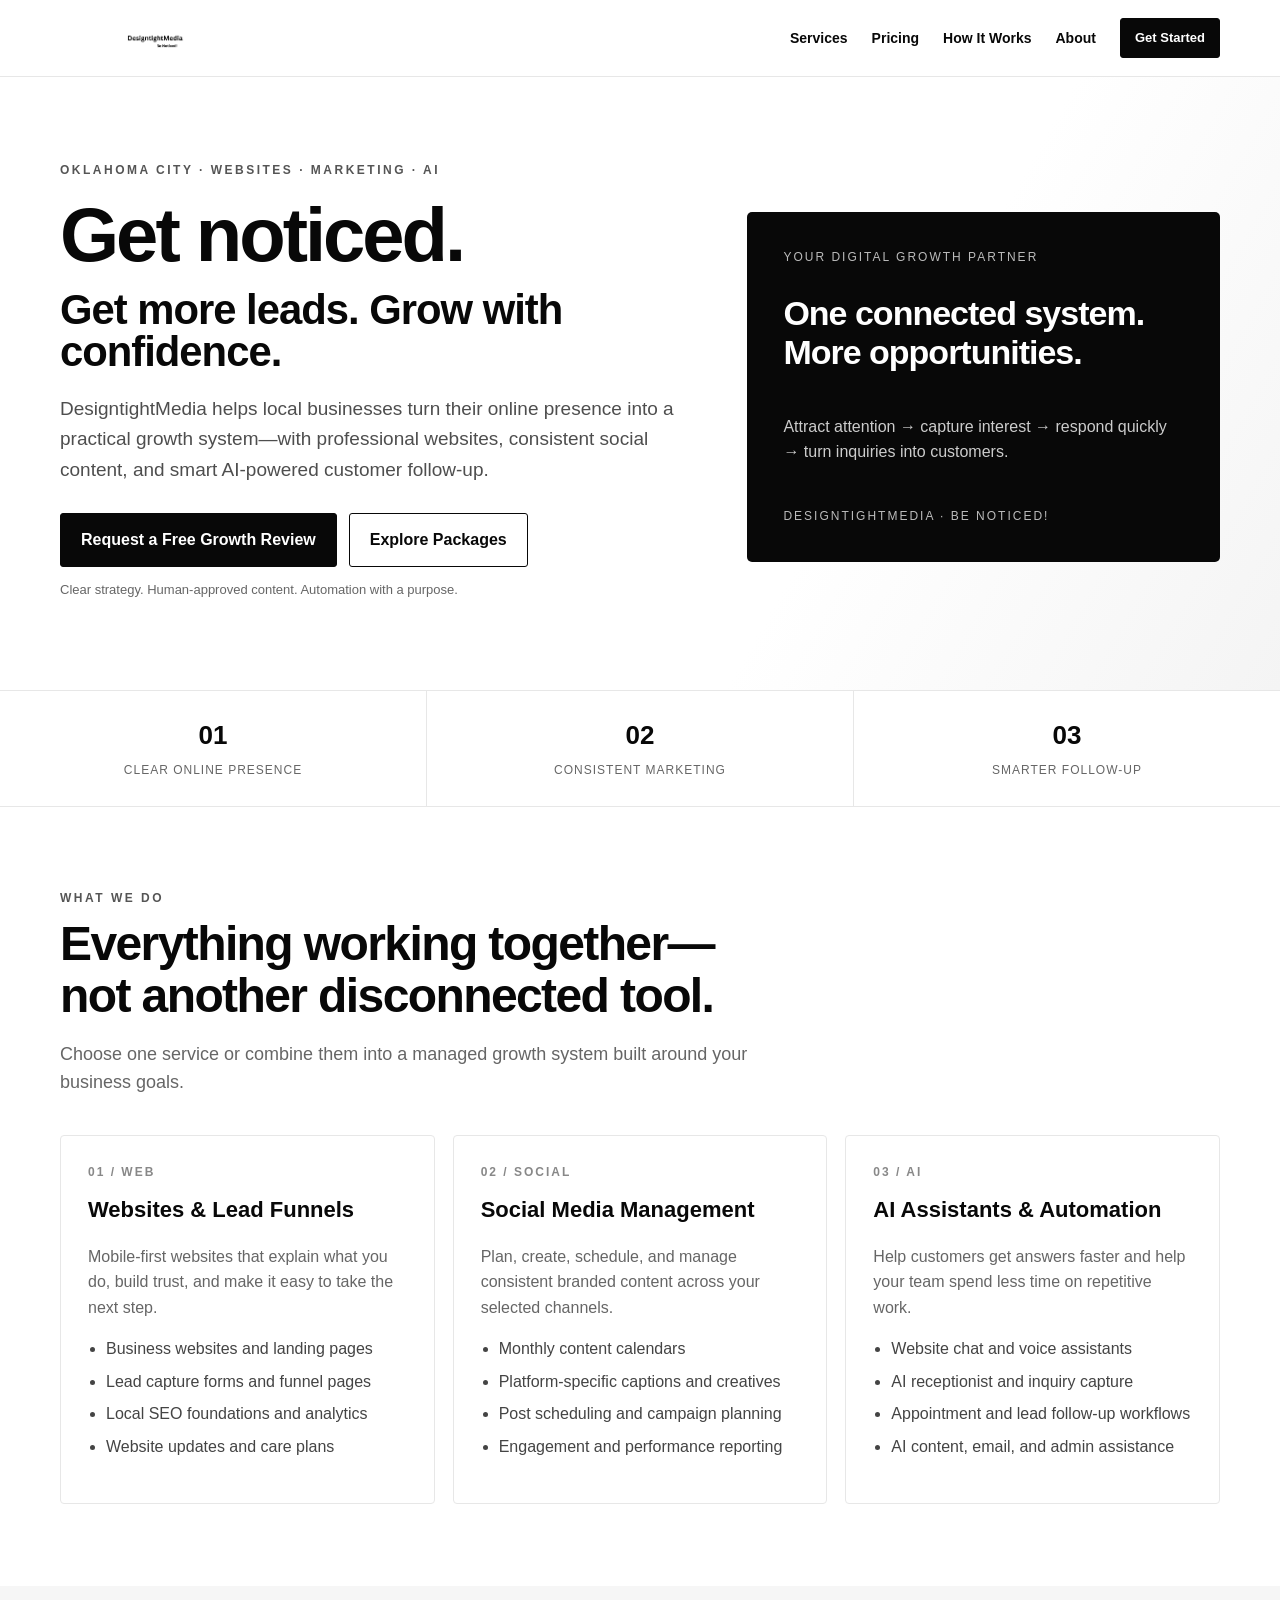
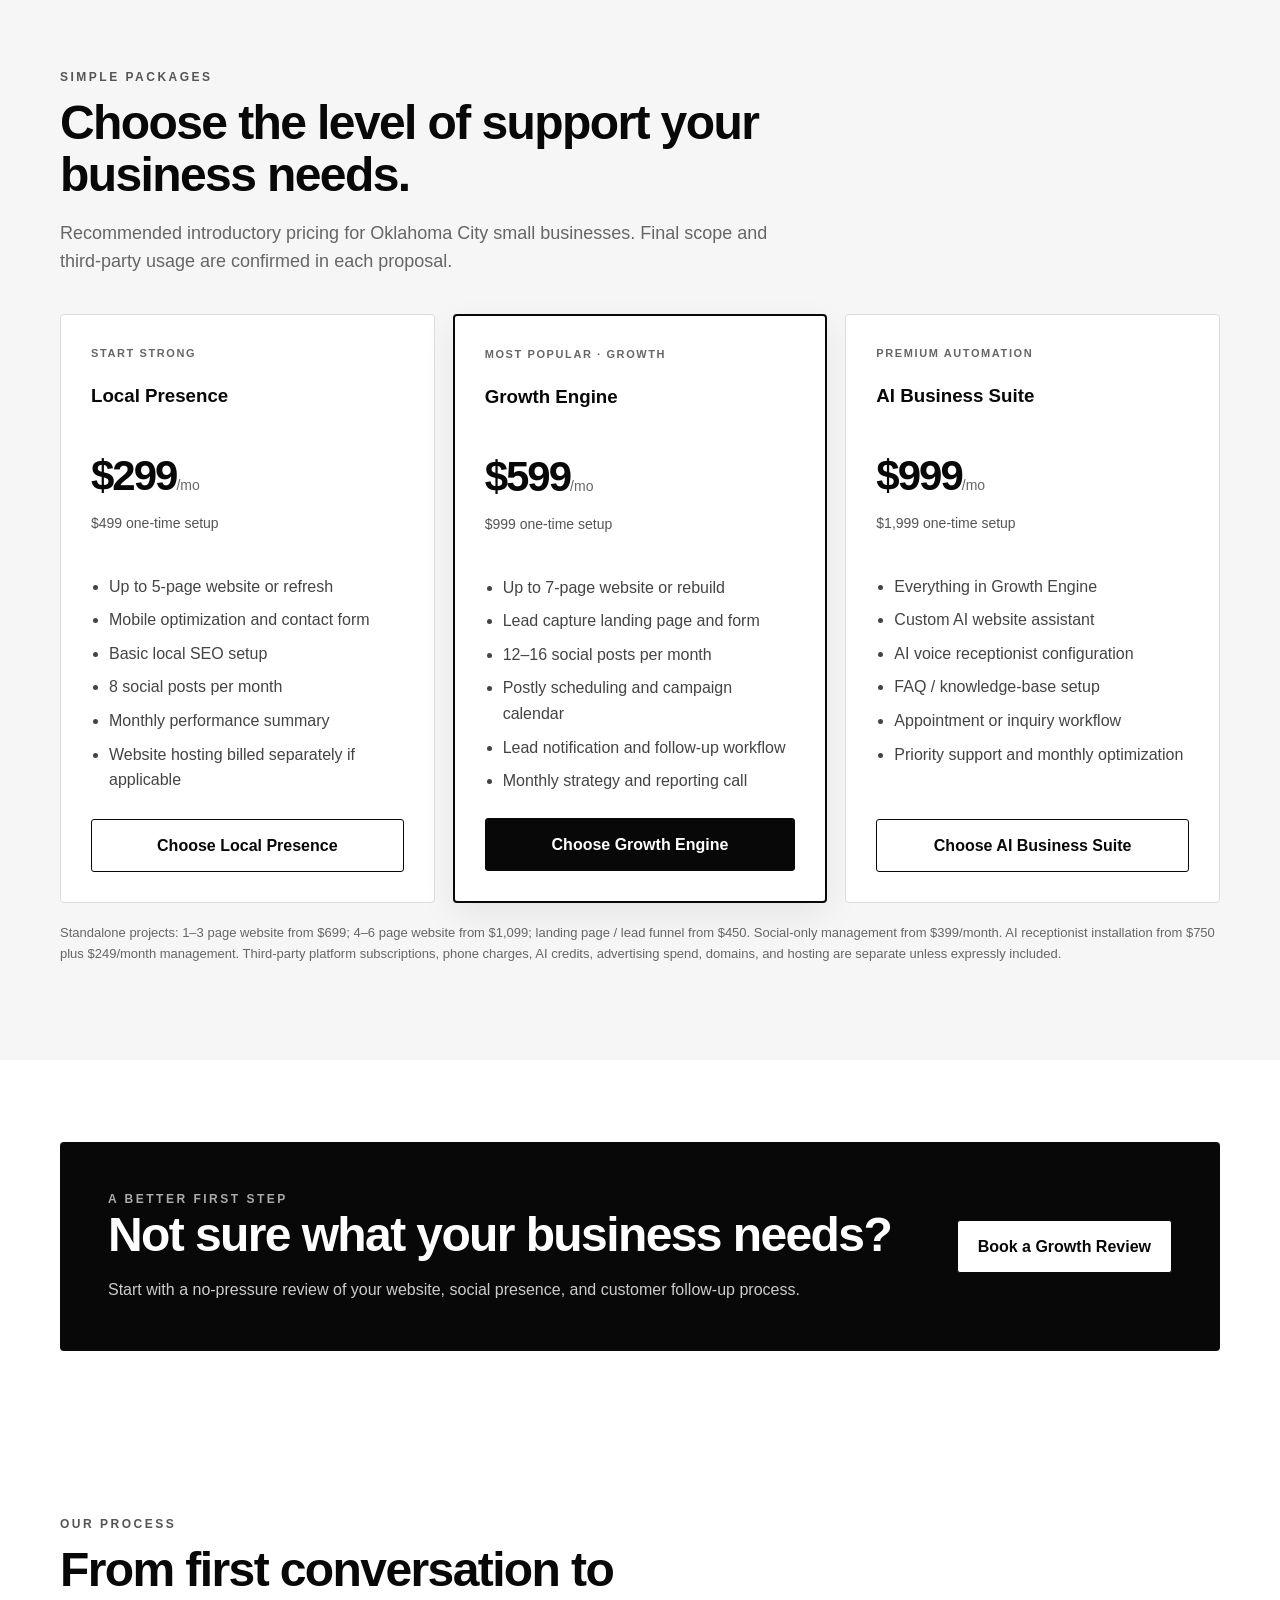
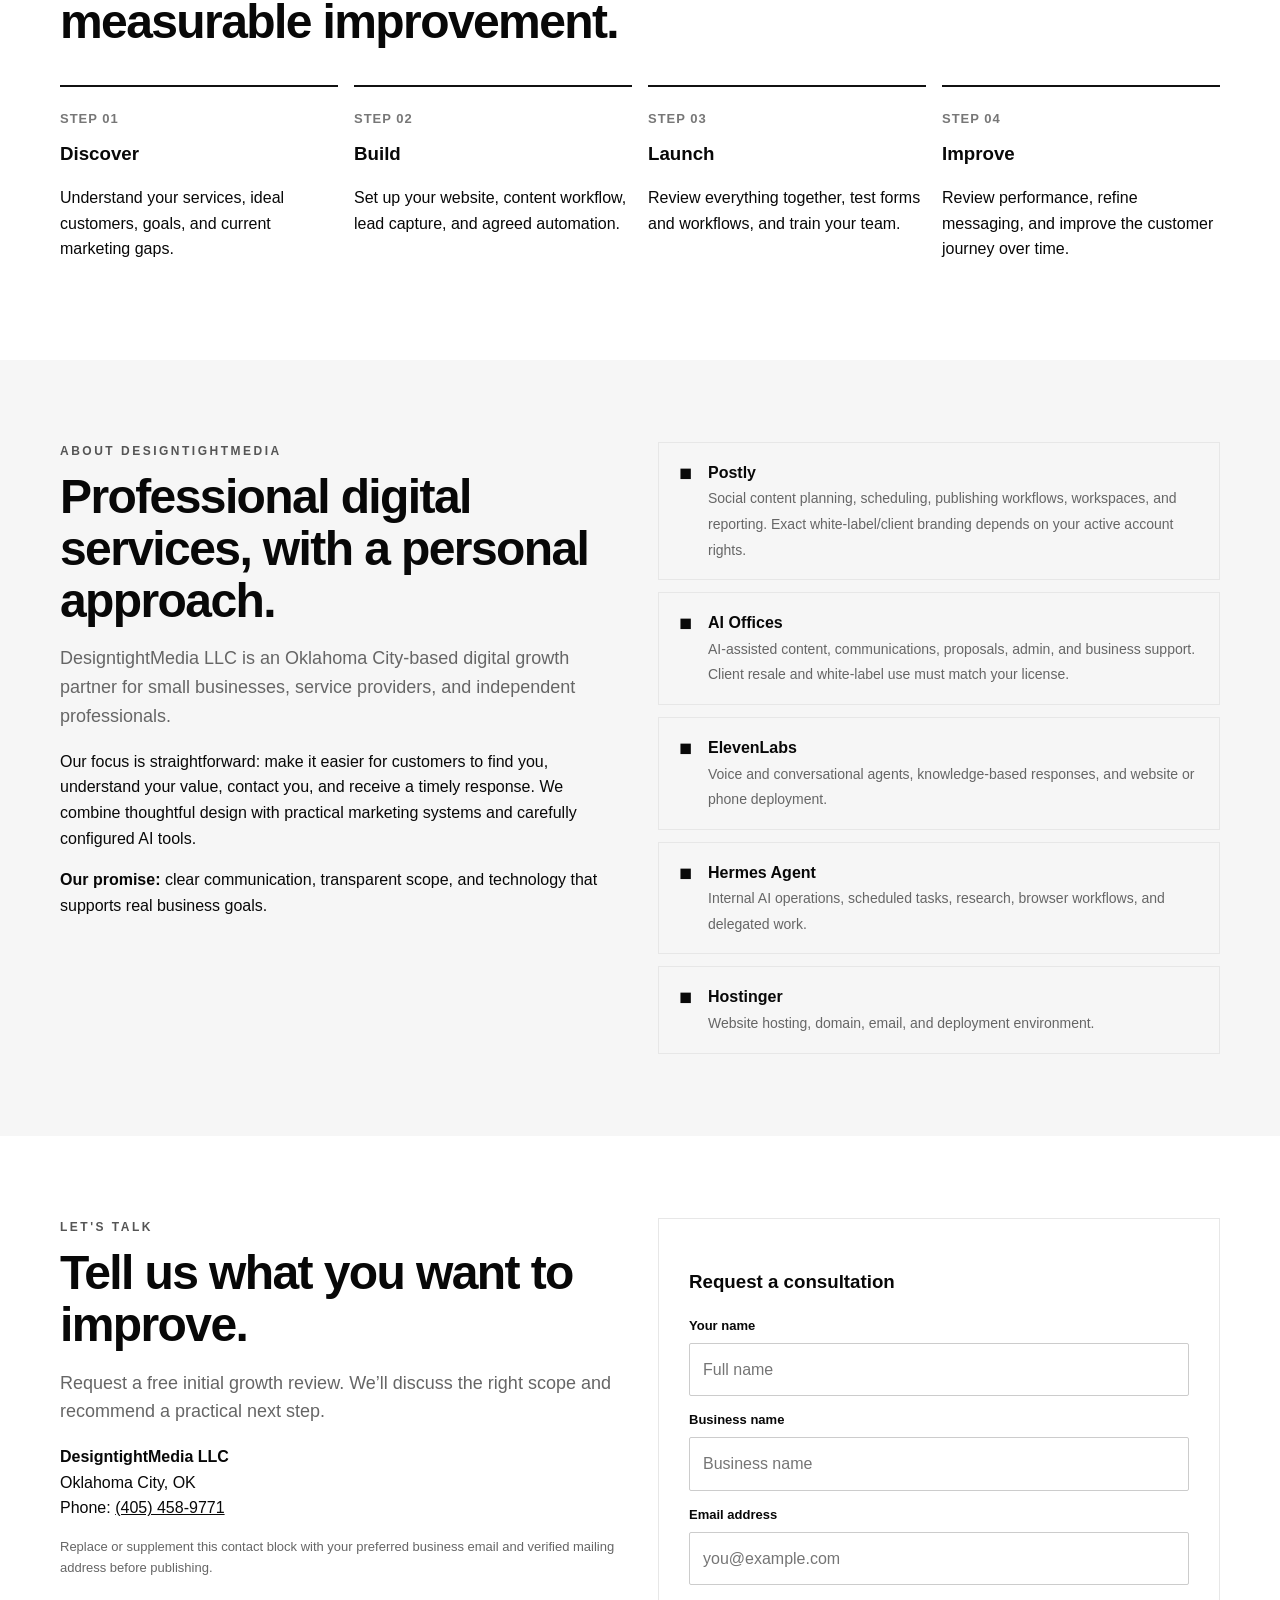
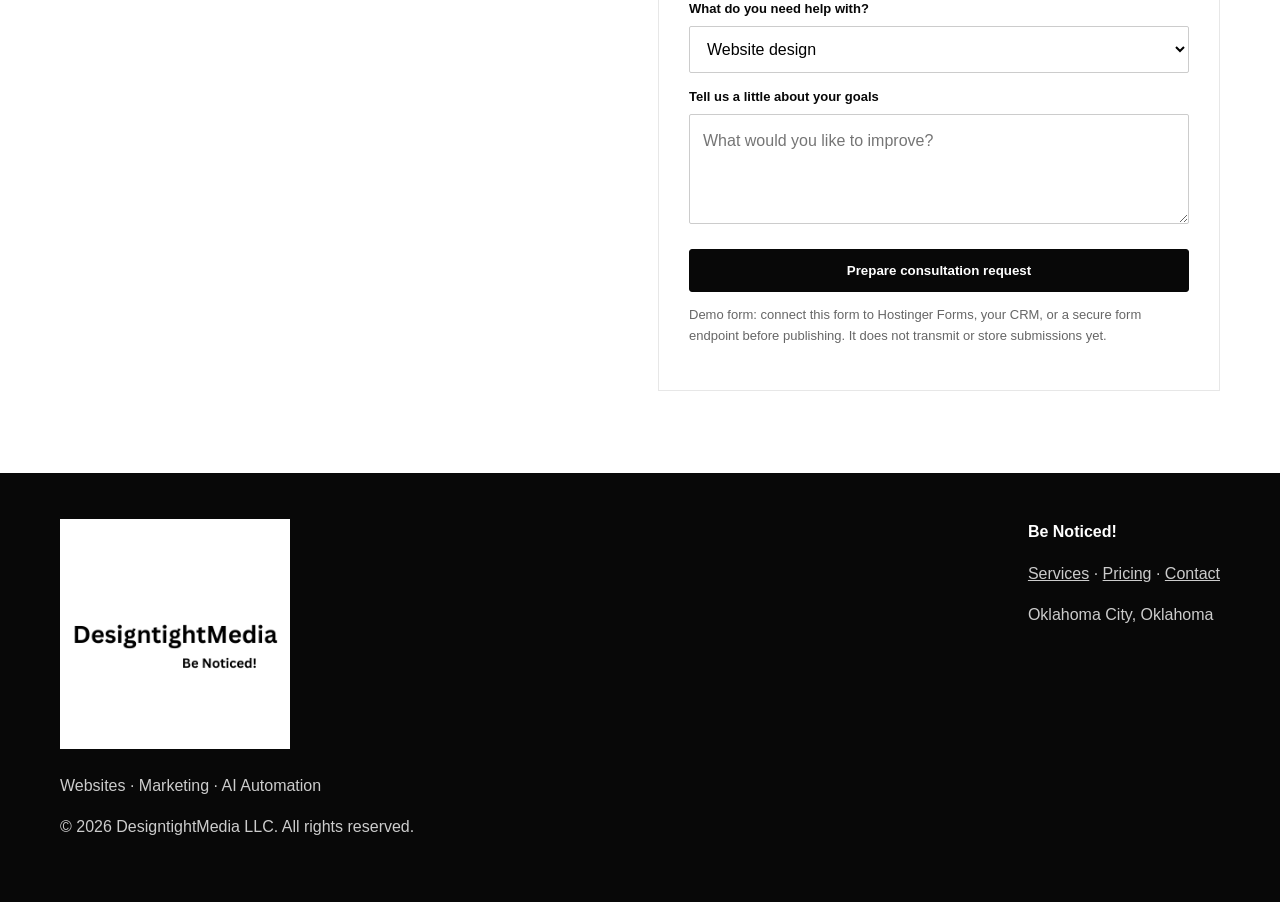
<file: public/assets/aistudio/DesigntightMedia_Website__1__118d7b30.html>
<!DOCTYPE html>
<html lang="en">
<head>
<meta charset="UTF-8">
<meta name="viewport" content="width=device-width, initial-scale=1">
<meta name="description" content="DesigntightMedia helps Oklahoma City businesses get noticed with conversion-focused websites, social media marketing and practical AI automation.">
<title>DesigntightMedia | Be Noticed!</title>
<style>
:root{--ink:#080808;--muted:#666;--line:#e7e7e7;--paper:#fff;--soft:#f6f6f6;--max:1160px}
*{box-sizing:border-box}html{scroll-behavior:smooth}body{margin:0;background:var(--paper);color:var(--ink);font:16px/1.6 Arial,Helvetica,sans-serif}
a{color:inherit} .wrap{width:min(var(--max),calc(100% - 40px));margin:auto}
header{position:sticky;top:0;background:#ffffffed;backdrop-filter:blur(12px);border-bottom:1px solid var(--line);z-index:10}
.nav{min-height:76px;display:flex;align-items:center;justify-content:space-between;gap:24px}
.brand{display:flex;align-items:center;gap:12px;text-decoration:none;font-weight:800;letter-spacing:-.5px}
.brand img{width:190px;max-height:60px;object-fit:contain}
nav{display:flex;align-items:center;gap:24px}nav a{text-decoration:none;font-size:14px;font-weight:700}
.btn{display:inline-flex;align-items:center;justify-content:center;padding:13px 20px;border:1px solid var(--ink);background:var(--ink);color:white;text-decoration:none;font-weight:700;border-radius:3px;transition:.2s}
.btn:hover{background:#333}.btn.light{background:white;color:var(--ink)}.btn.small{padding:9px 14px;font-size:13px}
.menu{display:none;border:1px solid var(--line);background:white;padding:8px 12px;font-size:22px}
.hero{padding:84px 0 76px;background:linear-gradient(120deg,#fff 0%,#fff 66%,#f4f4f4 100%)}
.hero-grid{display:grid;grid-template-columns:1.15fr .85fr;gap:48px;align-items:center}
.eyebrow{text-transform:uppercase;letter-spacing:2.5px;font-size:12px;font-weight:800;color:#555}
h1{font-size:clamp(42px,6vw,76px);line-height:1.02;letter-spacing:-3px;margin:16px 0 20px}
h1 span{display:block;font-size:.55em;letter-spacing:-1px;margin-top:15px}
.lead{font-size:19px;color:#4e4e4e;max-width:640px}
.actions{display:flex;gap:12px;flex-wrap:wrap;margin-top:28px}
.hero-card{background:#080808;color:white;padding:36px;border-radius:5px;min-height:350px;display:flex;flex-direction:column;justify-content:space-between}
.hero-card .mini{font-size:12px;letter-spacing:2px;color:#bbb;text-transform:uppercase}
.hero-card strong{font-size:34px;line-height:1.15;letter-spacing:-1px}
.hero-card p{color:#ccc}
.metrics{display:grid;grid-template-columns:repeat(3,1fr);gap:1px;background:var(--line);border-block:1px solid var(--line)}
.metric{background:white;padding:24px;text-align:center}.metric b{display:block;font-size:26px}.metric span{font-size:12px;color:var(--muted);text-transform:uppercase;letter-spacing:1px}
section{padding:82px 0}.section-head{max-width:720px;margin-bottom:38px}
h2{font-size:clamp(32px,4vw,48px);line-height:1.08;letter-spacing:-1.6px;margin:10px 0 14px}
.sub{color:var(--muted);font-size:18px}
.cards{display:grid;grid-template-columns:repeat(3,1fr);gap:18px}
.card{border:1px solid var(--line);padding:27px;background:white;border-radius:4px}
.card .num{font-size:12px;letter-spacing:2px;color:#888;font-weight:800}
.card h3{font-size:22px;margin:10px 0}.card p{color:var(--muted);margin-bottom:0}
.card ul{padding-left:18px;color:#444}.card li{margin:7px 0}
.soft{background:var(--soft)}
.pricing{display:grid;grid-template-columns:repeat(3,1fr);gap:18px;align-items:stretch}
.price-card{border:1px solid #ddd;padding:30px;border-radius:4px;display:flex;flex-direction:column;background:white}
.price-card.featured{border:2px solid #080808;box-shadow:0 12px 35px #00000012}
.tag{font-size:11px;text-transform:uppercase;letter-spacing:1.6px;font-weight:800;color:#666}
.price{font-size:42px;font-weight:800;letter-spacing:-2px;margin:12px 0 0}
.price small{font-size:14px;letter-spacing:0;font-weight:500;color:#666}
.setup{color:#555;font-size:14px;margin:3px 0 15px}
.price-card ul{padding-left:18px;color:#444;flex:1}.price-card li{margin:8px 0}
.note{font-size:13px;color:#666}
.band{background:#080808;color:white;padding:48px;border-radius:4px;display:flex;align-items:center;justify-content:space-between;gap:30px}
.band p{color:#ccc;margin-bottom:0}.band h2{margin-top:0}
.steps{display:grid;grid-template-columns:repeat(4,1fr);gap:16px}
.step{border-top:2px solid #111;padding-top:18px}.step b{font-size:13px;color:#777;letter-spacing:1px}.step h3{margin:8px 0}
.stack{display:grid;grid-template-columns:1fr 1fr;gap:36px;align-items:start}
.stacklist{display:grid;gap:12px}
.stackitem{padding:17px 20px;border:1px solid var(--line);display:flex;gap:16px}
.stackitem b{display:block}.stackitem span{font-size:14px;color:#666}
.formbox{border:1px solid var(--line);padding:30px;background:white}
label{display:block;font-weight:700;font-size:13px;margin:14px 0 6px}
input,select,textarea{width:100%;padding:13px;border:1px solid #ccc;border-radius:2px;font:inherit;background:#fff}
textarea{min-height:110px;resize:vertical}
footer{background:#080808;color:white;padding:46px 0}
footer p,footer a{color:#ccc}.foot{display:flex;justify-content:space-between;gap:30px;flex-wrap:wrap}
footer img{width:230px;background:white;padding:4px}
@media(max-width:850px){nav{display:none;position:absolute;top:76px;left:0;right:0;background:white;padding:20px;flex-direction:column;border-bottom:1px solid var(--line)}nav.open{display:flex}.menu{display:block}.hero-grid,.stack{grid-template-columns:1fr}.cards,.pricing{grid-template-columns:1fr}.steps{grid-template-columns:1fr 1fr}.hero{padding:60px 0}.band{padding:30px;display:block}.band .btn{margin-top:18px}}
@media(max-width:520px){.wrap{width:min(100% - 28px,var(--max))}.brand img{width:165px}.hero-card{min-height:270px;padding:25px}.metrics{grid-template-columns:1fr}.metric{padding:15px}.steps{grid-template-columns:1fr}section{padding:60px 0}h1{letter-spacing:-2px}}
</style>
</head>
<body>
<header><div class="wrap nav">
<a class="brand" href="#top" aria-label="DesigntightMedia home"><img src="[data-uri]" alt="DesigntightMedia — Be Noticed!"></a>
<button class="menu" aria-label="Open menu" onclick="document.querySelector('nav').classList.toggle('open')">☰</button>
<nav>
<a href="#services">Services</a><a href="#pricing">Pricing</a><a href="#process">How It Works</a><a href="#about">About</a><a class="btn small" href="#contact">Get Started</a>
</nav></div></header>
<main id="top">
<section class="hero"><div class="wrap hero-grid">
<div><div class="eyebrow">Oklahoma City · Websites · Marketing · AI</div>
<h1>Get noticed.<span>Get more leads. Grow with confidence.</span></h1>
<p class="lead">DesigntightMedia helps local businesses turn their online presence into a practical growth system—with professional websites, consistent social content, and smart AI-powered customer follow-up.</p>
<div class="actions"><a class="btn" href="#contact">Request a Free Growth Review</a><a class="btn light" href="#pricing">Explore Packages</a></div>
<p class="note">Clear strategy. Human-approved content. Automation with a purpose.</p></div>
<div class="hero-card"><div class="mini">Your digital growth partner</div><strong>One connected system.<br>More opportunities.</strong><p>Attract attention → capture interest → respond quickly → turn inquiries into customers.</p><div class="mini">DESIGNTIGHTMEDIA · BE NOTICED!</div></div>
</div></section>
<div class="metrics"><div class="metric"><b>01</b><span>Clear online presence</span></div><div class="metric"><b>02</b><span>Consistent marketing</span></div><div class="metric"><b>03</b><span>Smarter follow-up</span></div></div>
<section id="services"><div class="wrap">
<div class="section-head"><div class="eyebrow">What we do</div><h2>Everything working together—not another disconnected tool.</h2><p class="sub">Choose one service or combine them into a managed growth system built around your business goals.</p></div>
<div class="cards">
<article class="card"><div class="num">01 / WEB</div><h3>Websites & Lead Funnels</h3><p>Mobile-first websites that explain what you do, build trust, and make it easy to take the next step.</p><ul><li>Business websites and landing pages</li><li>Lead capture forms and funnel pages</li><li>Local SEO foundations and analytics</li><li>Website updates and care plans</li></ul></article>
<article class="card"><div class="num">02 / SOCIAL</div><h3>Social Media Management</h3><p>Plan, create, schedule, and manage consistent branded content across your selected channels.</p><ul><li>Monthly content calendars</li><li>Platform-specific captions and creatives</li><li>Post scheduling and campaign planning</li><li>Engagement and performance reporting</li></ul></article>
<article class="card"><div class="num">03 / AI</div><h3>AI Assistants & Automation</h3><p>Help customers get answers faster and help your team spend less time on repetitive work.</p><ul><li>Website chat and voice assistants</li><li>AI receptionist and inquiry capture</li><li>Appointment and lead follow-up workflows</li><li>AI content, email, and admin assistance</li></ul></article>
</div></div></section>
<section class="soft" id="pricing"><div class="wrap">
<div class="section-head"><div class="eyebrow">Simple packages</div><h2>Choose the level of support your business needs.</h2><p class="sub">Recommended introductory pricing for Oklahoma City small businesses. Final scope and third-party usage are confirmed in each proposal.</p></div>
<div class="pricing">
<article class="price-card"><div class="tag">Start strong</div><h3>Local Presence</h3><div class="price">$299<small>/mo</small></div><div class="setup">$499 one-time setup</div><ul><li>Up to 5-page website or refresh</li><li>Mobile optimization and contact form</li><li>Basic local SEO setup</li><li>8 social posts per month</li><li>Monthly performance summary</li><li>Website hosting billed separately if applicable</li></ul><a class="btn light" href="#contact">Choose Local Presence</a></article>
<article class="price-card featured"><div class="tag">Most popular · Growth</div><h3>Growth Engine</h3><div class="price">$599<small>/mo</small></div><div class="setup">$999 one-time setup</div><ul><li>Up to 7-page website or rebuild</li><li>Lead capture landing page and form</li><li>12–16 social posts per month</li><li>Postly scheduling and campaign calendar</li><li>Lead notification and follow-up workflow</li><li>Monthly strategy and reporting call</li></ul><a class="btn" href="#contact">Choose Growth Engine</a></article>
<article class="price-card"><div class="tag">Premium automation</div><h3>AI Business Suite</h3><div class="price">$999<small>/mo</small></div><div class="setup">$1,999 one-time setup</div><ul><li>Everything in Growth Engine</li><li>Custom AI website assistant</li><li>AI voice receptionist configuration</li><li>FAQ / knowledge-base setup</li><li>Appointment or inquiry workflow</li><li>Priority support and monthly optimization</li></ul><a class="btn light" href="#contact">Choose AI Business Suite</a></article>
</div>
<p class="note" style="margin-top:20px">Standalone projects: 1–3 page website from $699; 4–6 page website from $1,099; landing page / lead funnel from $450. Social-only management from $399/month. AI receptionist installation from $750 plus $249/month management. Third-party platform subscriptions, phone charges, AI credits, advertising spend, domains, and hosting are separate unless expressly included.</p>
</div></section>
<section><div class="wrap band"><div><div class="eyebrow" style="color:#aaa">A better first step</div><h2>Not sure what your business needs?</h2><p>Start with a no-pressure review of your website, social presence, and customer follow-up process.</p></div><a class="btn light" href="#contact">Book a Growth Review</a></div></section>
<section id="process"><div class="wrap">
<div class="section-head"><div class="eyebrow">Our process</div><h2>From first conversation to measurable improvement.</h2></div>
<div class="steps">
<div class="step"><b>STEP 01</b><h3>Discover</h3><p>Understand your services, ideal customers, goals, and current marketing gaps.</p></div>
<div class="step"><b>STEP 02</b><h3>Build</h3><p>Set up your website, content workflow, lead capture, and agreed automation.</p></div>
<div class="step"><b>STEP 03</b><h3>Launch</h3><p>Review everything together, test forms and workflows, and train your team.</p></div>
<div class="step"><b>STEP 04</b><h3>Improve</h3><p>Review performance, refine messaging, and improve the customer journey over time.</p></div>
</div></div></section>
<section class="soft" id="about"><div class="wrap stack">
<div><div class="eyebrow">About DesigntightMedia</div><h2>Professional digital services, with a personal approach.</h2><p class="sub">DesigntightMedia LLC is an Oklahoma City-based digital growth partner for small businesses, service providers, and independent professionals.</p><p>Our focus is straightforward: make it easier for customers to find you, understand your value, contact you, and receive a timely response. We combine thoughtful design with practical marketing systems and carefully configured AI tools.</p><p><strong>Our promise:</strong> clear communication, transparent scope, and technology that supports real business goals.</p></div>
<div class="stacklist">
<div class="stackitem"><div>◼</div><div><b>Postly</b><span>Social content planning, scheduling, publishing workflows, workspaces, and reporting. Exact white-label/client branding depends on your active account rights.</span></div></div>
<div class="stackitem"><div>◼</div><div><b>AI Offices</b><span>AI-assisted content, communications, proposals, admin, and business support. Client resale and white-label use must match your license.</span></div></div>
<div class="stackitem"><div>◼</div><div><b>ElevenLabs</b><span>Voice and conversational agents, knowledge-based responses, and website or phone deployment.</span></div></div>
<div class="stackitem"><div>◼</div><div><b>Hermes Agent</b><span>Internal AI operations, scheduled tasks, research, browser workflows, and delegated work.</span></div></div>
<div class="stackitem"><div>◼</div><div><b>Hostinger</b><span>Website hosting, domain, email, and deployment environment.</span></div></div>
</div></div></section>
<section id="contact"><div class="wrap stack">
<div><div class="eyebrow">Let's talk</div><h2>Tell us what you want to improve.</h2><p class="sub">Request a free initial growth review. We’ll discuss the right scope and recommend a practical next step.</p><p><strong>DesigntightMedia LLC</strong><br>Oklahoma City, OK<br>Phone: <a href="tel:+14054589771">(405) 458-9771</a></p><p class="note">Replace or supplement this contact block with your preferred business email and verified mailing address before publishing.</p></div>
<div class="formbox"><h3>Request a consultation</h3>
<form id="leadForm">
<label for="name">Your name</label><input id="name" name="name" required placeholder="Full name">
<label for="business">Business name</label><input id="business" name="business" placeholder="Business name">
<label for="email">Email address</label><input id="email" name="email" type="email" required placeholder="you@example.com">
<label for="service">What do you need help with?</label><select id="service" name="service"><option>Website design</option><option>Social media management</option><option>AI assistant / receptionist</option><option>Marketing and automation package</option><option>Not sure yet</option></select>
<label for="message">Tell us a little about your goals</label><textarea id="message" name="message" placeholder="What would you like to improve?"></textarea>
<button class="btn" type="submit" style="margin-top:18px;width:100%">Prepare consultation request</button>
<p class="note" id="formNote">Demo form: connect this form to Hostinger Forms, your CRM, or a secure form endpoint before publishing. It does not transmit or store submissions yet.</p>
</form></div></div></section>
</main>
<footer><div class="wrap foot"><div><img src="[data-uri]" alt="DesigntightMedia Be Noticed"><p>Websites · Marketing · AI Automation</p><p>© <span id="year"></span> DesigntightMedia LLC. All rights reserved.</p></div><div><b>Be Noticed!</b><p><a href="#services">Services</a> · <a href="#pricing">Pricing</a> · <a href="#contact">Contact</a></p><p>Oklahoma City, Oklahoma</p></div></div></footer>
<script>
document.getElementById('year').textContent=new Date().getFullYear();
document.getElementById('leadForm').addEventListener('submit',function(e){e.preventDefault();document.getElementById('formNote').textContent='Thank you. This is a front-end preview; connect a form handler before going live so your request reaches DesigntightMedia.';});
</script>
</body></html>
</file>
